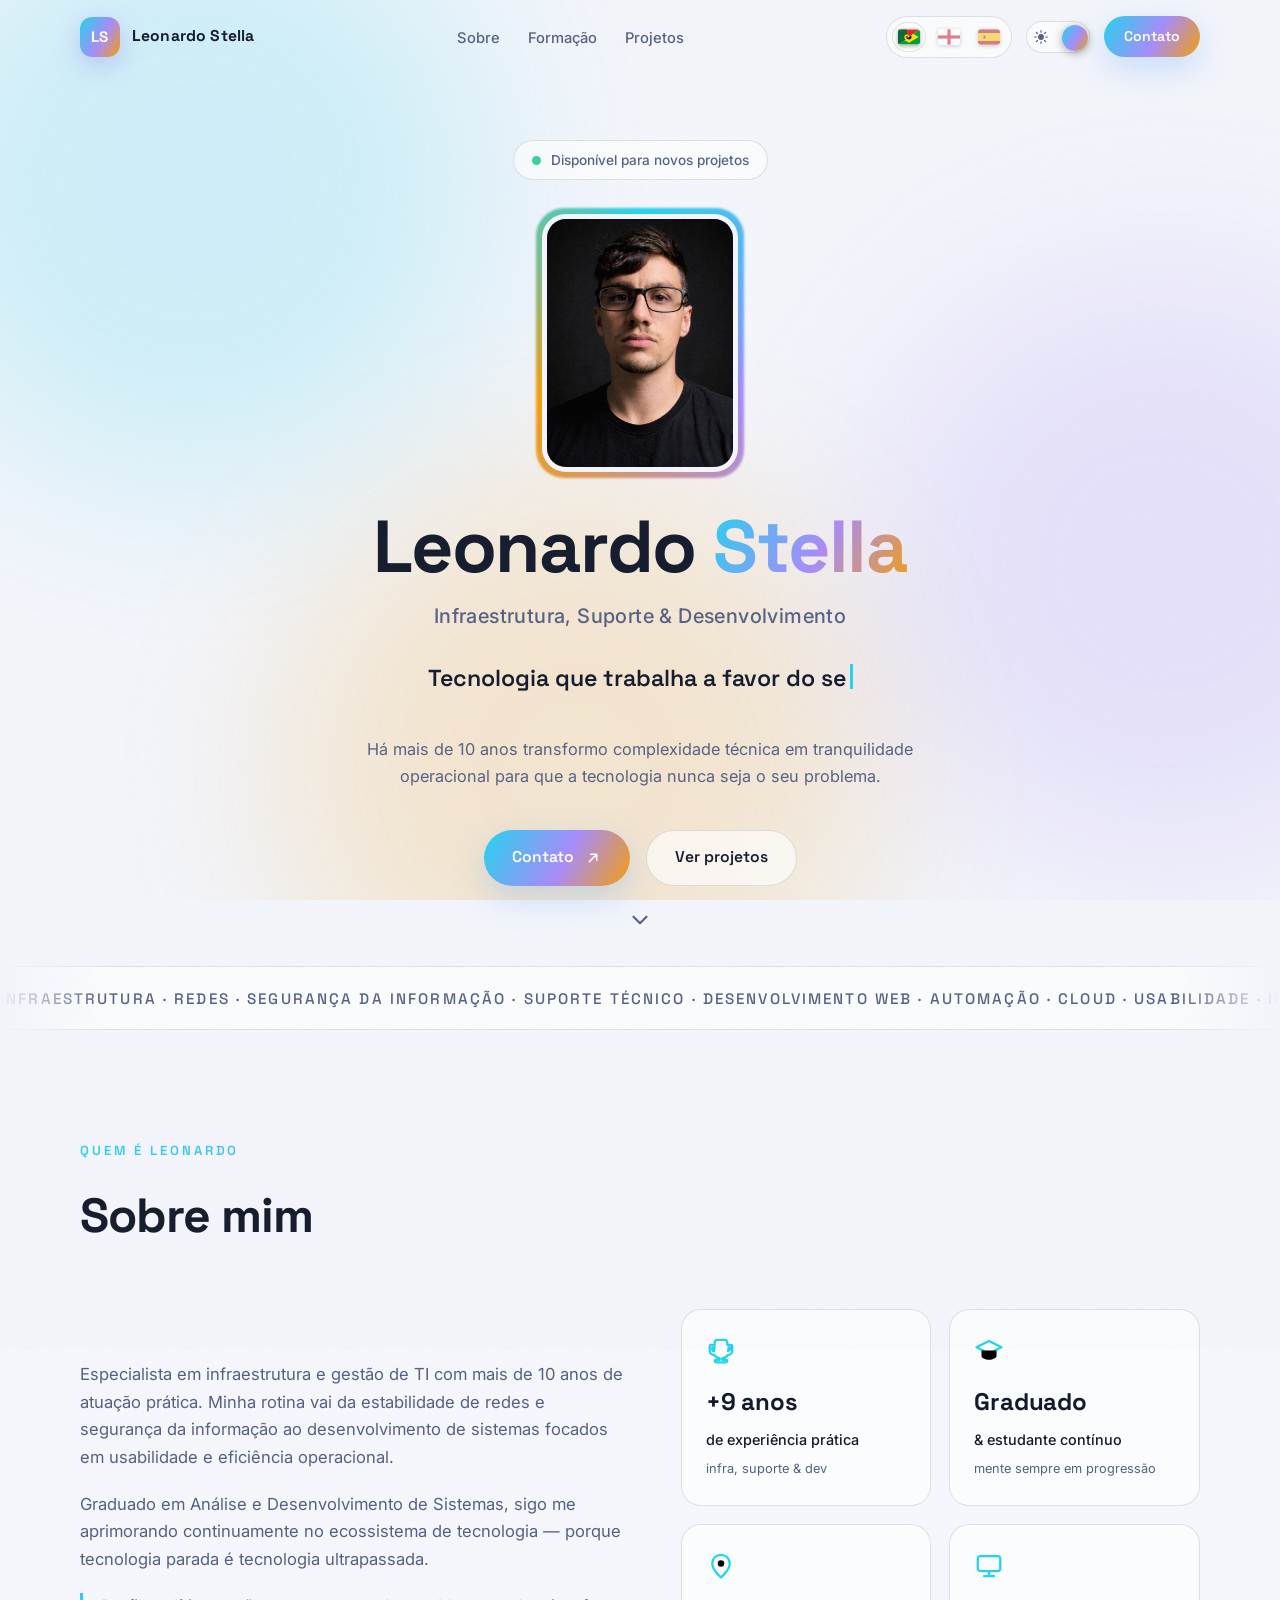
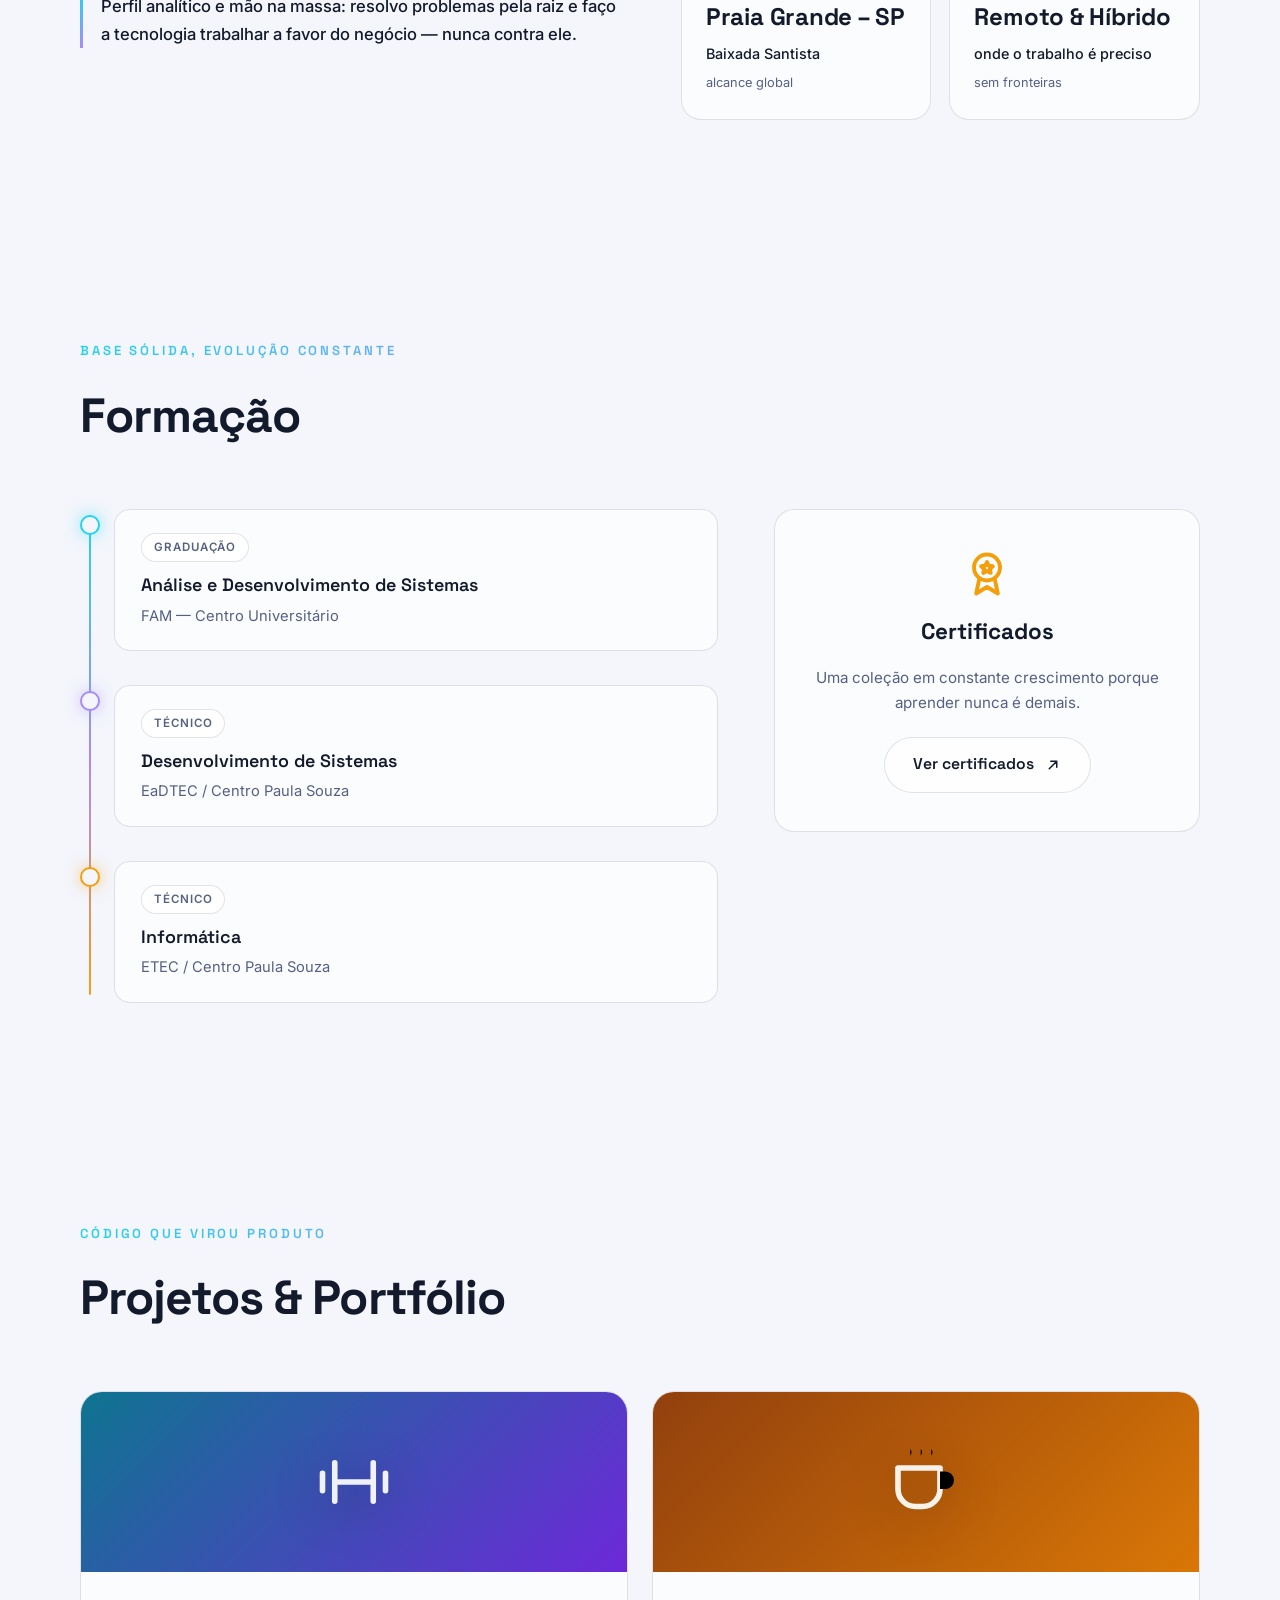
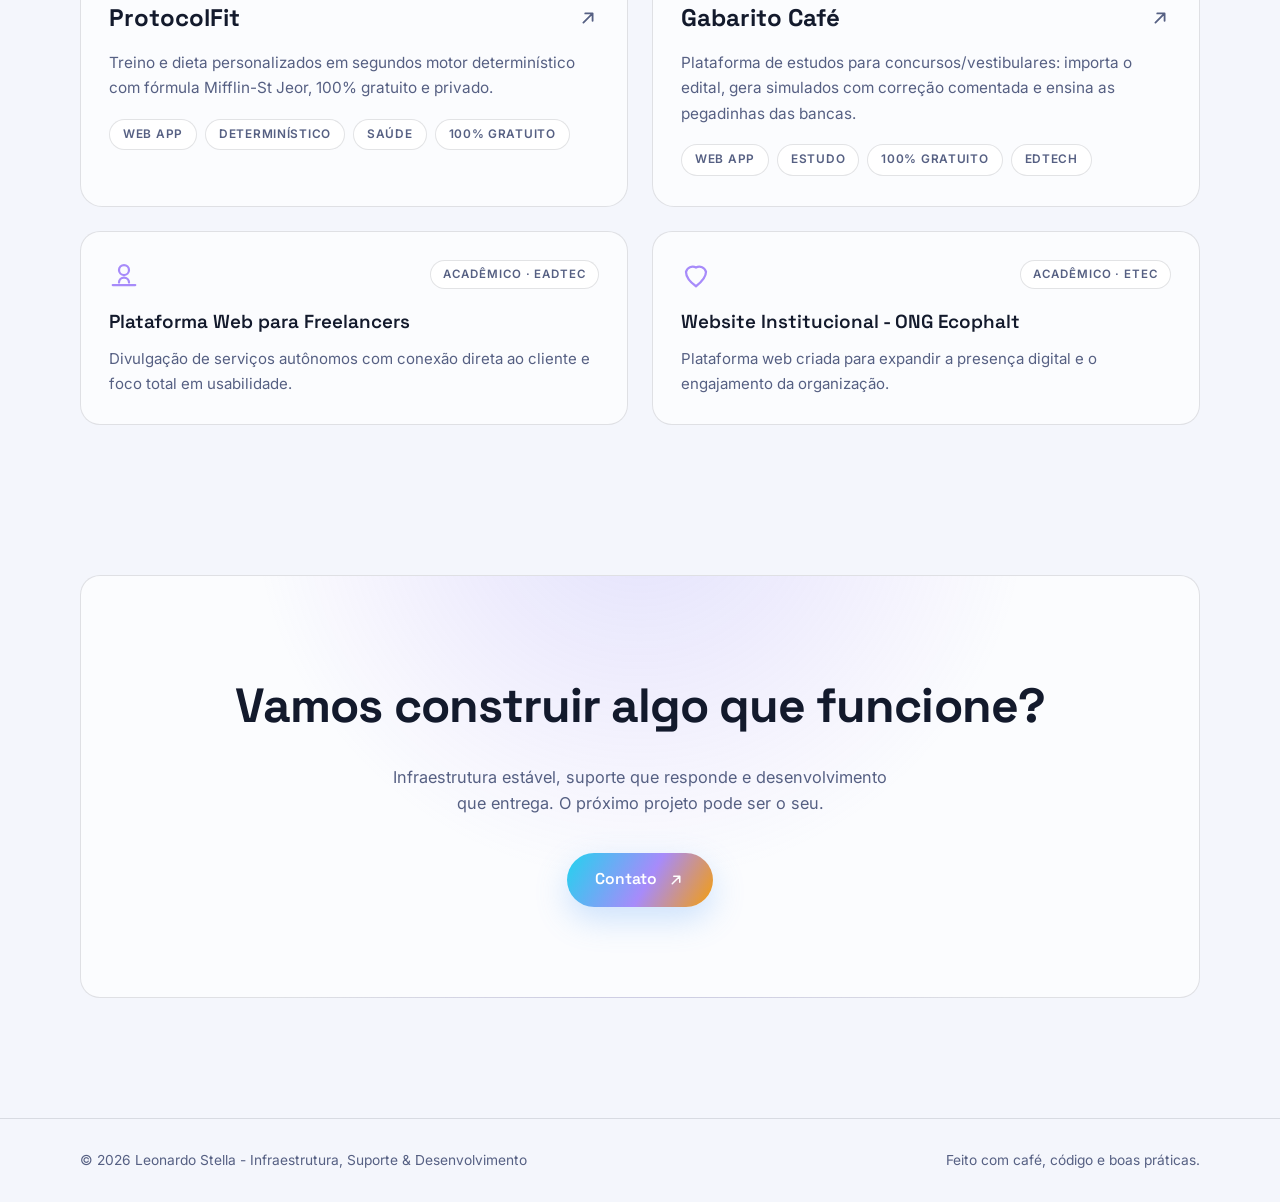
<file: index.html>
<!DOCTYPE html>
<!-- TEAM_001: Portfólio inicial de Leonardo Stella — HTML semântico, sem dependências de build -->
<html lang="pt-BR" data-tema="escuro">
<head>
  <!-- Metadados essenciais: charset e viewport sempre primeiro -->
  <meta charset="UTF-8">
  <meta name="viewport" content="width=device-width, initial-scale=1.0">

  <!-- Título e descrição para SEO e compartilhamento -->
  <title>Leonardo Stella | Infraestrutura, Suporte &amp; Desenvolvimento</title>
  <meta name="description" content="Especialista em infraestrutura e gestão de TI com mais de 10 anos de atuação prática - da estabilidade de redes ao desenvolvimento de sistemas que funcionam de verdade.">
  <meta name="author" content="Leonardo Stella">
  <!-- Cor da barra do navegador no mobile (acompanha o tema escuro padrão) -->
  <meta name="theme-color" content="#070a12" media="(prefers-color-scheme: dark)">
  <meta name="theme-color" content="#f4f6fc" media="(prefers-color-scheme: light)">

  <!-- Open Graph: pré-visualização ao compartilhar o link -->
  <meta property="og:type" content="website">
  <meta property="og:title" content="Leonardo Stella | Infraestrutura, Suporte &amp; Desenvolvimento">
  <meta property="og:description" content="Tecnologia que trabalha a favor do seu negócio. Infraestrutura, suporte e desenvolvimento com mais de 10 anos de prática.">
  <meta property="og:image" content="https://leostella97.github.io/img/3x4-26.jpg">
  <meta property="og:url" content="https://leostella97.github.io/">

  <!-- Ícone do site (monograma LS em SVG) -->
  <link rel="icon" type="image/svg+xml" href="favicon.svg">

  <!-- Pré-conexão com os servidores de fonte para acelerar o carregamento -->
  <link rel="preconnect" href="https://fonts.googleapis.com">
  <link rel="preconnect" href="https://fonts.gstatic.com" crossorigin>

  <!-- Fontes: Space Grotesk (títulos, autoridade técnica) + Inter (texto, legibilidade) -->
  <link href="https://fonts.googleapis.com/css2?family=Inter:wght@400;500;600&family=Space+Grotesk:wght@500;600;700&display=swap" rel="stylesheet">

  <!-- Folha de estilos principal -->
  <link rel="stylesheet" href="css/style.css">

  <!-- Script inline: define o tema ANTES da pintura para evitar flash de tema errado -->
  <script>
    // TEAM_001: aplica o tema salvo ou a preferência do sistema antes do primeiro paint
    (function () {
      var temaSalvo = localStorage.getItem('tema');            // lê a escolha anterior do visitante
      var prefereClaro = matchMedia('(prefers-color-scheme: light)').matches; // lê a preferência do sistema
      var tema = temaSalvo || (prefereClaro ? 'claro' : 'escuro'); // decide o tema inicial
      document.documentElement.dataset.tema = tema;            // aplica no <html> antes do CSS pintar
    })();
  </script>
</head>
<body>

  <!-- Barra de progresso de leitura no topo da página -->
  <div class="progresso-leitura" aria-hidden="true"></div>

  <!-- Fundo aurora: três manchas de cor desfocadas que flutuam suavemente -->
  <div class="aurora" aria-hidden="true">
    <div class="aurora__mancha aurora__mancha--1"></div>
    <div class="aurora__mancha aurora__mancha--2"></div>
    <div class="aurora__mancha aurora__mancha--3"></div>
  </div>

  <!-- Textura de grão sutil sobre tudo (efeito filme) -->
  <div class="grao" aria-hidden="true"></div>

  <!-- ===================== CABEÇALHO / NAVEGAÇÃO ===================== -->
  <header class="cabecalho" id="topo">
    <nav class="navegacao container" aria-label="Navegação principal">

      <!-- Logotipo: monograma que rola de volta ao topo -->
      <a href="#topo" class="navegacao__logo" aria-label="Voltar ao topo">
        <span class="navegacao__monograma">LS</span>
        <span class="navegacao__nome">Leonardo Stella</span>
      </a>

      <!-- Links de navegação entre as seções -->
      <ul class="navegacao__links">
        <li><a href="#sobre" data-i18n="nav.sobre">Sobre</a></li>
        <li><a href="#formacao" data-i18n="nav.formacao">Formação</a></li>
        <li><a href="#projetos" data-i18n="nav.projetos">Projetos</a></li>
      </ul>

      <!-- Controles da direita: idiomas, tema e CTA -->
      <div class="navegacao__controles">

        <!-- Seletor de idioma: três bandeiras SVG inline -->
        <div class="idiomas" role="group" aria-label="Selecionar idioma">

          <!-- Português: metade Portugal (esquerda) + metade Brasil (direita) -->
          <button class="idiomas__botao" data-idioma="pt" aria-label="Português" title="Português">
            <svg viewBox="0 0 28 20" class="idiomas__bandeira" aria-hidden="true">
              <defs>
                <clipPath id="flg-pt"><rect width="28" height="20" rx="3"/></clipPath>
                <!-- Corte na diagonal ascendente: triângulo sup-esq = Portugal, inf-dir = Brasil -->
                <clipPath id="flg-pt-sup"><polygon points="0,0 28,0 0,20"/></clipPath>
                <clipPath id="flg-pt-inf"><polygon points="28,0 28,20 0,20"/></clipPath>
              </defs>
              <g clip-path="url(#flg-pt)">
                <g clip-path="url(#flg-pt-sup)">
                  <rect width="28" height="20" fill="#da291c"/>            <!-- campo vermelho de Portugal -->
                  <rect width="11.2" height="20" fill="#046a38"/>          <!-- faixa verde de Portugal -->
                  <circle cx="11.2" cy="10" r="3.2" fill="#ffe900"/>       <!-- escudo amarelo simplificado -->
                  <circle cx="11.2" cy="10" r="1.7" fill="#da291c"/>       <!-- centro do escudo -->
                </g>
                <g clip-path="url(#flg-pt-inf)">
                  <rect width="28" height="20" fill="#009c3b"/>            <!-- campo verde do Brasil -->
                  <path d="M14 2.6 26.4 10 14 17.4 1.6 10Z" fill="#ffdf00"/> <!-- losango amarelo -->
                  <circle cx="14" cy="10" r="3.2" fill="#002776"/>         <!-- círculo azul do Brasil -->
                </g>
              </g>
            </svg>
          </button>

          <!-- Inglês: bandeira da Inglaterra (cruz de São Jorge) -->
          <button class="idiomas__botao" data-idioma="en" aria-label="English" title="English">
            <svg viewBox="0 0 28 20" class="idiomas__bandeira" aria-hidden="true">
              <defs><clipPath id="flg-en"><rect width="28" height="20" rx="3"/></clipPath></defs>
              <g clip-path="url(#flg-en)">
                <rect width="28" height="20" fill="#ffffff"/>            <!-- fundo branco -->
                <rect x="12" width="4" height="20" fill="#ce1124"/>      <!-- braço vertical da cruz -->
                <rect y="8" width="28" height="4" fill="#ce1124"/>       <!-- braço horizontal da cruz -->
              </g>
            </svg>
          </button>

          <!-- Espanhol: bandeira da Espanha (vermelho-amarelo-vermelho) -->
          <button class="idiomas__botao" data-idioma="es" aria-label="Español" title="Español">
            <svg viewBox="0 0 28 20" class="idiomas__bandeira" aria-hidden="true">
              <defs><clipPath id="flg-es"><rect width="28" height="20" rx="3"/></clipPath></defs>
              <g clip-path="url(#flg-es)">
                <rect width="28" height="20" fill="#aa151b"/>            <!-- base vermelha -->
                <rect y="5" width="28" height="10" fill="#f1bf00"/>      <!-- faixa central amarela (dobro) -->
                <rect x="7" y="8" width="2.4" height="4" rx=".5" fill="#aa151b"/> <!-- brasão simplificado -->
              </g>
            </svg>
          </button>
        </div>

        <!-- Interruptor de tema claro/escuro -->
        <button class="tema-interruptor" aria-label="Alternar tema claro/escuro" data-i18n-aria="ui.tema">
          <span class="tema-interruptor__trilho">
            <!-- Ícone de sol (tema claro) -->
            <svg class="tema-interruptor__icone tema-interruptor__icone--sol" viewBox="0 0 24 24" aria-hidden="true">
              <circle cx="12" cy="12" r="4.4" fill="currentColor"/>
              <g stroke="currentColor" stroke-width="1.8" stroke-linecap="round">
                <path d="M12 2.5v2.4M12 19.1v2.4M2.5 12h2.4M19.1 12h2.4M5 5l1.7 1.7M17.3 17.3 19 19M19 5l-1.7 1.7M6.7 17.3 5 19"/>
              </g>
            </svg>
            <!-- Ícone de lua (tema escuro) -->
            <svg class="tema-interruptor__icone tema-interruptor__icone--lua" viewBox="0 0 24 24" aria-hidden="true">
              <path fill="currentColor" d="M20.6 14.8A8.6 8.6 0 0 1 9.2 3.4a8.6 8.6 0 1 0 11.4 11.4Z"/>
            </svg>
            <span class="tema-interruptor__botao"></span>
          </span>
        </button>

        <!-- CTA principal da navegação -->
        <a class="botao botao--primario botao--pequeno" href="https://linktr.ee/leostella97" target="_blank" rel="noopener" data-i18n="nav.contato">Contato</a>
      </div>
    </nav>
  </header>

  <main>
    <!-- ===================== HERO ===================== -->
    <section class="hero container" aria-label="Apresentação">

      <!-- Selo de disponibilidade com ponto pulsante -->
      <p class="hero__selo revelar">
        <span class="hero__pulso" aria-hidden="true"></span>
        <span data-i18n="hero.selo">Disponível para novos projetos</span>
      </p>

      <!-- Foto central com anel de gradiente animado -->
      <div class="hero__moldura revelar">
        <div class="hero__anel" aria-hidden="true"></div>
        <img class="hero__foto" src="img/3x4-26.jpg" alt="Foto de Leonardo Stella" width="200" height="267" fetchpriority="high">
      </div>

      <!-- Nome em destaque com gradiente no sobrenome -->
      <h1 class="hero__titulo revelar">
        Leonardo <span class="texto-gradiente">Stella</span>
      </h1>

      <!-- Função principal -->
      <p class="hero__funcao revelar" data-i18n="hero.funcao">Infraestrutura, Suporte &amp; Desenvolvimento</p>

      <!-- Frase rotativa digitada/apagada em loop -->
      <p class="hero__digitacao revelar" aria-hidden="true">
        <span id="texto-digitado"></span><span class="hero__cursor" aria-hidden="true"></span>
      </p>

      <!-- Parágrafo de apoio persuasivo -->
      <p class="hero__texto revelar" data-i18n="hero.texto">
        Há mais de 10 anos transformo complexidade técnica em tranquilidade operacional 
        para que a tecnologia nunca seja o seu problema.
      </p>

      <!-- Chamadas para ação -->
      <div class="hero__acoes revelar">
        <a class="botao botao--primario botao--magnetico" href="https://linktr.ee/leostella97" target="_blank" rel="noopener">
          <span data-i18n="hero.cta">Contato</span>
          <svg viewBox="0 0 24 24" class="botao__icone" aria-hidden="true"><path fill="none" stroke="currentColor" stroke-width="2" stroke-linecap="round" stroke-linejoin="round" d="M7 17 17 7M9 7h8v8"/></svg>
        </a>
        <a class="botao botao--fantasma" href="#projetos" data-i18n="hero.cta2">Ver projetos</a>
      </div>

      <!-- Indicador de rolagem -->
      <a class="hero__rolagem" href="#sobre" aria-label="Rolar para a próxima seção" data-i18n-aria="ui.rolagem">
        <svg viewBox="0 0 24 24" aria-hidden="true"><path fill="none" stroke="currentColor" stroke-width="2" stroke-linecap="round" stroke-linejoin="round" d="m6 9 6 6 6-6"/></svg>
      </a>
    </section>

    <!-- Faixa em movimento com as áreas de atuação -->
    <div class="letreiro" aria-hidden="true">
      <div class="letreiro__trilho">
        <!-- O conteúdo é duplicado pelo JS para o loop infinito -->
        <span class="letreiro__item" data-i18n="letreiro">Infraestrutura · Redes · Segurança da Informação · Suporte Técnico · Desenvolvimento Web · Automação · Cloud · Usabilidade ·&nbsp;</span>
      </div>
    </div>

    <!-- ===================== SOBRE MIM ===================== -->
    <section class="secao container" id="sobre" aria-labelledby="titulo-sobre">
      <p class="secao__kicker revelar" data-i18n="sobre.kicker">Quem é Leonardo</p>
      <h2 class="secao__titulo revelar" id="titulo-sobre" data-i18n="sobre.titulo">Sobre mim</h2>

      <div class="sobre__grade">
        <!-- Texto persuasivo em primeira pessoa -->
        <div class="sobre__texto revelar">
          <p data-i18n="sobre.p1">Especialista em infraestrutura e gestão de TI com mais de 10 anos de atuação prática. Minha rotina vai da estabilidade de redes e segurança da informação ao desenvolvimento de sistemas focados em usabilidade e eficiência operacional.</p>
          <p data-i18n="sobre.p2">Graduado em Análise e Desenvolvimento de Sistemas, sigo me aprimorando continuamente no ecossistema de tecnologia — porque tecnologia parada é tecnologia ultrapassada.</p>
          <p class="sobre__destaque" data-i18n="sobre.p3">Perfil analítico e mão na massa: resolvo problemas pela raiz e faço a tecnologia trabalhar a favor do negócio — nunca contra ele.</p>
        </div>

        <!-- Grade de cartões-visuais com os fatos-chave -->
        <div class="cartoes">

          <!-- Cartão 1: anos de experiência (contador animado) -->
          <article class="cartao revelar">
            <svg class="cartao__icone" viewBox="0 0 24 24" aria-hidden="true"><path fill="none" stroke="currentColor" stroke-width="1.8" stroke-linecap="round" stroke-linejoin="round" d="M20 7h-3V5a2 2 0 0 0-2-2H9a2 2 0 0 0-2 2v2H4a1 1 0 0 0-1 1v4a3 3 0 0 0 3 3h.5A6 6 0 0 0 11 17.9V19H8a1 1 0 0 0 0 2h8a1 1 0 0 0 0-2h-3v-1.1a6 6 0 0 0 4.5-2.9H18a3 3 0 0 0 3-3V8a1 1 0 0 0-1-1ZM5 9v2a1 1 0 0 0 1 1h.6A6 6 0 0 1 7 9Zm14 2a1 1 0 0 0 1-1V9h-2a6 6 0 0 1-.4 3Z"/></svg>
            <strong class="cartao__valor"><span>+</span><span class="contador" data-alvo="10">0</span> <span data-i18n="sobre.cartao1v">anos</span></strong>
            <span class="cartao__rotulo" data-i18n="sobre.cartao1r">de experiência prática</span>
            <span class="cartao__sub" data-i18n="sobre.cartao1s">infra, suporte &amp; dev</span>
          </article>

          <!-- Cartão 2: graduação + estudo contínuo -->
          <article class="cartao revelar">
            <svg class="cartao__icone" viewBox="0 0 24 24" aria-hidden="true"><path fill="none" stroke="currentColor" stroke-width="1.8" stroke-linecap="round" stroke-linejoin="round" d="m12 4 10 5-10 5L2 9Z"/><path d="M6 11.5V16c0 1.5 2.7 3 6 3s6-1.5 6-3v-4.5M22 9v5"/></svg>
            <strong class="cartao__valor" data-i18n="sobre.cartao2v">Graduado</strong>
            <span class="cartao__rotulo" data-i18n="sobre.cartao2r">&amp; estudante contínuo</span>
            <span class="cartao__sub" data-i18n="sobre.cartao2s">mente sempre em progressão</span>
          </article>

          <!-- Cartão 3: localização -->
          <article class="cartao revelar">
            <svg class="cartao__icone" viewBox="0 0 24 24" aria-hidden="true"><path fill="none" stroke="currentColor" stroke-width="1.8" stroke-linecap="round" stroke-linejoin="round" d="M12 21s-7-5.6-7-11a7 7 0 0 1 14 0c0 5.4-7 11-7 11Z"/><circle cx="12" cy="10" r="2.6"/></svg>
            <strong class="cartao__valor" data-i18n="sobre.cartao3v">Praia Grande – SP</strong>
            <span class="cartao__rotulo" data-i18n="sobre.cartao3r">Baixada Santista</span>
            <span class="cartao__sub" data-i18n="sobre.cartao3s">alcance global</span>
          </article>

          <!-- Cartão 4: modelo de trabalho -->
          <article class="cartao revelar">
            <svg class="cartao__icone" viewBox="0 0 24 24" aria-hidden="true"><rect x="3" y="4" width="18" height="12" rx="2" fill="none" stroke="currentColor" stroke-width="1.8"/><path fill="none" stroke="currentColor" stroke-width="1.8" stroke-linecap="round" d="M8 20h8M12 16v4"/></svg>
            <strong class="cartao__valor" data-i18n="sobre.cartao4v">Remoto &amp; Híbrido</strong>
            <span class="cartao__rotulo" data-i18n="sobre.cartao4r">onde o trabalho é preciso</span>
            <span class="cartao__sub" data-i18n="sobre.cartao4s">sem fronteiras</span>
          </article>
        </div>
      </div>
    </section>

    <!-- ===================== FORMAÇÃO ===================== -->
    <section class="secao container" id="formacao" aria-labelledby="titulo-formacao">
      <p class="secao__kicker revelar" data-i18n="formacao.kicker">Base sólida, evolução constante</p>
      <h2 class="secao__titulo revelar" id="titulo-formacao" data-i18n="formacao.titulo">Formação</h2>

      <div class="formacao__grade">
        <!-- Linha do tempo com os três diplomas -->
        <ol class="linha-tempo">
          <li class="linha-tempo__item revelar">
            <span class="linha-tempo__marcador" aria-hidden="true"></span>
            <div class="linha-tempo__corpo">
              <span class="etiqueta" data-i18n="formacao.tag1">Graduação</span>
              <h3 data-i18n="formacao.item1t">Análise e Desenvolvimento de Sistemas</h3>
              <p data-i18n="formacao.item1i">FAM — Centro Universitário</p>
            </div>
          </li>
          <li class="linha-tempo__item revelar">
            <span class="linha-tempo__marcador" aria-hidden="true"></span>
            <div class="linha-tempo__corpo">
              <span class="etiqueta" data-i18n="formacao.tag2">Técnico</span>
              <h3 data-i18n="formacao.item2t">Desenvolvimento de Sistemas</h3>
              <p data-i18n="formacao.item2i">EaDTEC / Centro Paula Souza</p>
            </div>
          </li>
          <li class="linha-tempo__item revelar">
            <span class="linha-tempo__marcador" aria-hidden="true"></span>
            <div class="linha-tempo__corpo">
              <span class="etiqueta" data-i18n="formacao.tag2">Técnico</span>
              <h3 data-i18n="formacao.item3t">Informática</h3>
              <p data-i18n="formacao.item3i">ETEC / Centro Paula Souza</p>
            </div>
          </li>
        </ol>

        <!-- Cartão lateral de certificados com link para o Drive -->
        <aside class="certificados revelar">
          <svg class="certificados__icone" viewBox="0 0 24 24" aria-hidden="true">
            <circle cx="12" cy="9" r="6" fill="none" stroke="currentColor" stroke-width="1.8"/>
            <path fill="none" stroke="currentColor" stroke-width="1.8" stroke-linecap="round" stroke-linejoin="round" d="m8.5 14-1.5 7 5-3 5 3-1.5-7M12 6.5l.8 1.7 1.9.2-1.4 1.3.4 1.8-1.7-.9-1.7.9.4-1.8-1.4-1.3 1.9-.2Z"/>
          </svg>
          <h3 data-i18n="formacao.certt">Certificados</h3>
          <p data-i18n="formacao.certd">Uma coleção em constante crescimento porque aprender nunca é demais.</p>
          <a class="botao botao--fantasma" href="https://drive.google.com/drive/folders/1-4ixvi_wSGiB8QWS9Svn0shPSrWU8JQK?usp=sharing" target="_blank" rel="noopener">
            <span data-i18n="formacao.certb">Ver certificados</span>
            <svg viewBox="0 0 24 24" class="botao__icone" aria-hidden="true"><path fill="none" stroke="currentColor" stroke-width="2" stroke-linecap="round" stroke-linejoin="round" d="M7 17 17 7M9 7h8v8"/></svg>
          </a>
        </aside>
      </div>
    </section>

    <!-- ===================== PROJETOS ===================== -->
    <section class="secao container" id="projetos" aria-labelledby="titulo-projetos">
      <p class="secao__kicker revelar" data-i18n="projetos.kicker">Código que virou produto</p>
      <h2 class="secao__titulo revelar" id="titulo-projetos" data-i18n="projetos.titulo">Projetos &amp; Portfólio</h2>

      <!-- Dois projetos em destaque (links reais e publicados) -->
      <div class="projetos__destaques">

        <!-- ProtocolFit -->
        <a class="projeto projeto--fit revelar" href="https://leostella97.github.io/ProtocolFit" target="_blank" rel="noopener">
          <div class="projeto__vitrine" aria-hidden="true">
            <svg class="projeto__glifo" viewBox="0 0 24 24"><path fill="none" stroke="currentColor" stroke-width="1.6" stroke-linecap="round" stroke-linejoin="round" d="M6.5 6.5v11M17.5 6.5v11M3 9.5v5M21 9.5v5M6.5 12h11"/></svg>
          </div>
          <div class="projeto__corpo">
            <div class="projeto__cabeca">
              <h3>ProtocolFit</h3>
              <svg class="projeto__seta" viewBox="0 0 24 24" aria-hidden="true"><path fill="none" stroke="currentColor" stroke-width="2" stroke-linecap="round" stroke-linejoin="round" d="M7 17 17 7M9 7h8v8"/></svg>
            </div>
            <p data-i18n="projetos.fit">Treino e dieta personalizados em segundos motor determinístico com fórmula Mifflin-St Jeor, 100% gratuito e privado.</p>
            <ul class="projeto__etiquetas">
              <li>Web App</li><li data-i18n="projetos.fitTag2">Determinístico</li><li data-i18n="projetos.fitTagSaude">Saúde</li><li data-i18n="projetos.fitTag3">100% Gratuito</li>
            </ul>
          </div>
        </a>

        <!-- Gabarito Café -->
        <a class="projeto projeto--cafe revelar" href="https://leostella97.github.io/GabaritoCafe/" target="_blank" rel="noopener">
          <div class="projeto__vitrine" aria-hidden="true">
            <svg class="projeto__glifo" viewBox="0 0 24 24"><path fill="none" stroke="currentColor" stroke-width="1.6" stroke-linecap="round" stroke-linejoin="round" d="M4 8h12v6a5 5 0 0 1-5 5H9a5 5 0 0 1-5-5Z"/><path d="M16 9h1.5a2.5 2.5 0 0 1 0 5H16M7.5 4.5c.5-.8.5-1.2 0-2M10.5 4.5c.5-.8.5-1.2 0-2M13.5 4.5c.5-.8.5-1.2 0-2"/></svg>
          </div>
          <div class="projeto__corpo">
            <div class="projeto__cabeca">
              <h3>Gabarito Café</h3>
              <svg class="projeto__seta" viewBox="0 0 24 24" aria-hidden="true"><path fill="none" stroke="currentColor" stroke-width="2" stroke-linecap="round" stroke-linejoin="round" d="M7 17 17 7M9 7h8v8"/></svg>
            </div>
            <p data-i18n="projetos.cafe">Plataforma de estudos para concursos/vestibulares: importa o edital, gera simulados com correção comentada e ensina as pegadinhas das bancas.</p>
            <ul class="projeto__etiquetas">
              <li>Web App</li><li data-i18n="projetos.cafeTag2">Estudo</li><li data-i18n="projetos.cafeTag3">100% Gratuito</li><li>EdTech</li>
            </ul>
          </div>
        </a>
      </div>

      <!-- Dois projetos acadêmicos em cartões menores -->
      <div class="projetos__secundarios">

        <!-- Plataforma Web para Freelancers -->
        <article class="mini-cartao revelar">
          <div class="mini-cartao__cabeca">
            <svg class="mini-cartao__icone" viewBox="0 0 24 24" aria-hidden="true"><path fill="none" stroke="currentColor" stroke-width="1.8" stroke-linecap="round" stroke-linejoin="round" d="M16 18a4 4 0 0 0-8 0M12 12a4 4 0 1 0 0-8 4 4 0 0 0 0 8ZM3 20h18"/></svg>
            <span class="etiqueta" data-i18n="projetos.tagAcad1">Acadêmico · EaDTEC</span>
          </div>
          <h3 data-i18n="projetos.freeT">Plataforma Web para Freelancers</h3>
          <p data-i18n="projetos.freeD">Divulgação de serviços autônomos com conexão direta ao cliente e foco total em usabilidade.</p>
        </article>

        <!-- Website Institucional ONG Ecophalt -->
        <article class="mini-cartao revelar">
          <div class="mini-cartao__cabeca">
            <svg class="mini-cartao__icone" viewBox="0 0 24 24" aria-hidden="true"><path fill="none" stroke="currentColor" stroke-width="1.8" stroke-linecap="round" stroke-linejoin="round" d="M12 21c4-3 8-7.2 8-11.5A5.5 5.5 0 0 0 12 6a5.5 5.5 0 0 0-8 3.5C4 13.8 8 18 12 21Z"/></svg>
            <span class="etiqueta" data-i18n="projetos.tagAcad2">Acadêmico · ETEC</span>
          </div>
          <h3 data-i18n="projetos.ecoT">Website Institucional - ONG Ecophalt</h3>
          <p data-i18n="projetos.ecoD">Plataforma web criada para expandir a presença digital e o engajamento da organização.</p>
        </article>
      </div>
    </section>

    <!-- ===================== CTA FINAL ===================== -->
    <section class="cta-final container" aria-labelledby="titulo-cta">
      <div class="cta-final__caixa revelar">
        <h2 id="titulo-cta" data-i18n="cta.titulo">Vamos construir algo que funcione?</h2>
        <p data-i18n="cta.texto">Infraestrutura estável, suporte que responde e desenvolvimento que entrega. O próximo projeto pode ser o seu.</p>
        <a class="botao botao--primario botao--magnetico" href="https://linktr.ee/leostella97" target="_blank" rel="noopener">
          <span data-i18n="cta.botao">Contato</span>
          <svg viewBox="0 0 24 24" class="botao__icone" aria-hidden="true"><path fill="none" stroke="currentColor" stroke-width="2" stroke-linecap="round" stroke-linejoin="round" d="M7 17 17 7M9 7h8v8"/></svg>
        </a>
      </div>
    </section>
  </main>

  <!-- ===================== RODAPÉ ===================== -->
  <footer class="rodape">
    <div class="container rodape__linha">
      <p>© 2026 Leonardo Stella - <span data-i18n="rodape.funcao">Infraestrutura, Suporte &amp; Desenvolvimento</span></p>
      <p class="rodape__assinatura" data-i18n="rodape.feito">Feito com café, código e boas práticas.</p>
    </div>
  </footer>

  <!-- Script principal: tema, idiomas e efeitos (defer para não bloquear o render) -->
  <script src="js/main.js" defer></script>
</body>
</html>
</file>
<file: css/style.css>
/* ==========================================================================
   TEAM_001: Folha de estilos do portfólio — temas, layout, efeitos e responsivo
   ========================================================================== */

/* ---------- Variáveis de design (tema escuro é o padrão) ---------- */
:root {
  /* Fontes tipográficas */
  --fonte-titulo: "Space Grotesk", "Inter", system-ui, sans-serif; /* títulos com personalidade técnica */
  --fonte-corpo: "Inter", system-ui, -apple-system, sans-serif;    /* texto corrido legível */

  /* Cores de destaque: ciano + violeta dão a assinatura, âmbar aquece */
  --a1: #22d3ee;
  --a2: #a78bfa;
  --a3: #f59e0b;

  /* Gradiente principal usado em títulos, botões e anéis */
  --gradiente: linear-gradient(120deg, var(--a1), var(--a2) 55%, var(--a3));

  /* Paleta do tema escuro */
  --fundo: #070a12;                       /* fundo principal quase-preto azulado */
  --fundo-2: #0b101d;                     /* fundo alternativo para seções */
  --texto: #e9edf7;                       /* texto principal */
  --texto-suave: #98a2bd;                 /* texto secundário */
  --borda: rgba(255, 255, 255, 0.09);     /* bordas sutis de vidro */
  --vidro: rgba(255, 255, 255, 0.04);     /* preenchimento dos cartões */
  --vidro-forte: rgba(255, 255, 255, 0.07);
  --sombra: 0 24px 60px rgba(0, 0, 0, 0.45);        /* sombra de elevação */
  --cabecalho-fundo: rgba(7, 10, 18, 0.72);          /* fundo do cabeçalho ao rolar */
  --anel-foto: rgba(7, 10, 18, 1);                   /* cor atrás da foto no anel */
}

/* ---------- Sobrescritas do tema claro ---------- */
[data-tema="claro"] {
  --fundo: #f4f6fc;                       /* fundo papel claro */
  --fundo-2: #eceff8;
  --texto: #131a2c;                       /* tinta escura */
  --texto-suave: #566083;                 /* cinza-azulado para secundários */
  --borda: rgba(19, 26, 44, 0.12);
  --vidro: rgba(255, 255, 255, 0.66);
  --vidro-forte: rgba(255, 255, 255, 0.9);
  --sombra: 0 24px 60px rgba(31, 45, 90, 0.14);
  --cabecalho-fundo: rgba(244, 246, 252, 0.78);
  --anel-foto: #f4f6fc;
}

/* ---------- Reset e base ---------- */
*,
*::before,
*::after {
  box-sizing: border-box;                 /* modelo de caixa previsível */
  margin: 0;                              /* zera margens padrão */
  padding: 0;                             /* zera espaçamentos padrão */
}

html {
  scroll-behavior: smooth;                /* rolagem suave entre âncoras */
  scroll-padding-top: 96px;               /* compensa o cabeçalho fixo nas âncoras */
}

body {
  font-family: var(--fonte-corpo);        /* fonte do texto corrido */
  background: var(--fundo);               /* cor de fundo do tema */
  color: var(--texto);                    /* cor do texto do tema */
  line-height: 1.65;                      /* altura de linha confortável */
  overflow-x: hidden;                     /* impede rolagem lateral dos efeitos */
  transition: background-color 0.4s ease, color 0.4s ease; /* transição suave ao trocar de tema */
}

img { display: block; max-width: 100%; }  /* imagens sempre responsivas */
a   { color: inherit; text-decoration: none; } /* links herdam a cor do texto */
ul, ol { list-style: none; }              /* listas sem marcadores padrão */

::selection {
  background: var(--a2);                  /* seleção de texto em violeta */
  color: #fff;
}

/* Barra de rolagem personalizada e discreta */
::-webkit-scrollbar { width: 10px; }
::-webkit-scrollbar-track { background: var(--fundo); }
::-webkit-scrollbar-thumb {
  background: linear-gradient(var(--a1), var(--a2)); /* polegar em gradiente */
  border-radius: 8px;
  border: 2px solid var(--fundo);
}

/* ---------- Utilitários ---------- */
.container {
  width: min(1120px, 100% - 48px);        /* largura máxima com margem lateral */
  margin-inline: auto;                    /* centraliza horizontalmente */
}

.texto-gradiente {
  background: var(--gradiente);           /* sobrenome com gradiente da marca */
  -webkit-background-clip: text;
  background-clip: text;
  color: transparent;
}

/* Revelação ao rolar: usa a propriedade "translate" (independente de "transform")
   para não brigar com o tilt 3D e os hovers dos cartões */
.revelar {
  opacity: 0;
  translate: 0 26px;                      /* desliza de baixo para cima */
  transition: opacity 0.7s ease, translate 0.7s cubic-bezier(0.22, 1, 0.36, 1);
  transition-delay: var(--atraso, 0s);    /* atraso escalonado definido pelo JS */
}
.revelar.visivel { opacity: 1; translate: 0 0; }

/* ---------- Barra de progresso de leitura ---------- */
.progresso-leitura {
  position: fixed;                        /* presa ao topo da viewport */
  top: 0; left: 0;
  height: 3px; width: 100%;
  background: var(--gradiente);
  transform-origin: 0 50%;                /* cresce a partir da esquerda */
  transform: scaleX(var(--progresso, 0)); /* JS atualiza --progresso conforme a rolagem */
  z-index: 60;
}

/* ---------- Fundo aurora ---------- */
.aurora {
  position: fixed; inset: 0;              /* cobre toda a tela ao fundo */
  z-index: -2;                            /* atrás de todo o conteúdo */
  overflow: hidden;                       /* esconde as bordas das manchas */
}
.aurora__mancha {
  position: absolute;
  width: 46vmax; height: 46vmax;          /* manchas grandes relativas à viewport */
  border-radius: 50%;                     /* formato circular */
  filter: blur(90px);                     /* desfoque pesado = brilho suave */
  opacity: 0.32;                          /* intensidade contida para não cansar */
  animation: flutuar 22s ease-in-out infinite alternate; /* deriva lenta */
}
.aurora__mancha--1 { top: -12%; left: -8%;  background: var(--a1); }
.aurora__mancha--2 { top: 30%;  right: -14%; background: var(--a2); animation-delay: -7s; animation-duration: 26s; }
.aurora__mancha--3 { bottom: -18%; left: 22%; background: var(--a3); opacity: 0.2; animation-delay: -13s; animation-duration: 30s; }

[data-tema="claro"] .aurora__mancha { opacity: 0.18; }    /* mais suave no tema claro */

@keyframes flutuar {
  from { transform: translate(0, 0) scale(1); }
  to   { transform: translate(6vmax, -4vmax) scale(1.15); }
}

/* ---------- Textura de grão ---------- */
.grao {
  position: fixed; inset: -50%;           /* área maior que a tela para cobrir o desfoque */
  z-index: 50;                            /* acima do conteúdo, abaixo dos controles */
  pointer-events: none;                   /* nunca intercepta cliques */
  opacity: 0.05;                          /* bem sutil */
  background-image: url("data:image/svg+xml,%3Csvg xmlns='http://www.w3.org/2000/svg' width='160' height='160'%3E%3Cfilter id='n'%3E%3CfeTurbulence type='fractalNoise' baseFrequency='0.9' numOctaves='2'/%3E%3C/filter%3E%3Crect width='100%25' height='100%25' filter='url(%23n)'/%3E%3C/svg%3E");
}

/* ---------- Cabeçalho ---------- */
.cabecalho {
  position: fixed;                        /* fixo no topo durante a rolagem */
  top: 0; left: 0; right: 0;
  z-index: 40;
  transition: background-color 0.35s ease, border-color 0.35s ease, box-shadow 0.35s ease;
  border-bottom: 1px solid transparent;   /* borda aparece só ao rolar */
}
.cabecalho.rolado {
  background: var(--cabecalho-fundo);     /* vidro fosco após rolar */
  backdrop-filter: blur(14px);            /* desfoca o que passa por trás */
  -webkit-backdrop-filter: blur(14px);
  border-bottom-color: var(--borda);
}

.navegacao {
  display: flex;                          /* logo | links | controles em linha */
  align-items: center;
  justify-content: space-between;
  gap: 20px;
  padding-block: 16px;
}

.navegacao__logo {
  display: flex; align-items: center; gap: 12px;
  font-family: var(--fonte-titulo);
  font-weight: 700;
}
.navegacao__monograma {
  display: grid; place-items: center;
  width: 40px; height: 40px;
  border-radius: 12px;
  background: var(--gradiente);           /* monograma com gradiente da marca */
  color: #fff;
  font-size: 0.95rem;
  letter-spacing: 0.04em;
  box-shadow: 0 8px 24px rgba(139, 124, 246, 0.35);
}
.navegacao__nome { font-size: 0.98rem; letter-spacing: 0.01em; }

.navegacao__links {
  display: flex; gap: 28px;               /* links de seção espaçados */
}
.navegacao__links a {
  position: relative;
  font-size: 0.92rem; font-weight: 500;
  color: var(--texto-suave);
  transition: color 0.25s ease;
}
.navegacao__links a::after {
  content: "";                            /* sublinhado animado */
  position: absolute; left: 0; bottom: -4px;
  width: 100%; height: 2px;
  background: var(--gradiente);
  transform: scaleX(0);                   /* escondido por padrão */
  transform-origin: 0 50%;
  transition: transform 0.3s ease;
}
.navegacao__links a:hover { color: var(--texto); }
.navegacao__links a:hover::after { transform: scaleX(1); }

.navegacao__controles {
  display: flex; align-items: center; gap: 14px;
}

/* Seletor de idiomas */
.idiomas {
  display: flex; gap: 6px;
  padding: 5px;
  border: 1px solid var(--borda);
  border-radius: 999px;
  background: var(--vidro);
}
.idiomas__botao {
  display: grid; place-items: center;
  width: 34px; height: 30px;
  border: 0; border-radius: 999px;
  background: transparent;
  cursor: pointer;
  opacity: 0.55;                          /* idiomas inativos esmaecidos */
  transition: opacity 0.25s ease, background-color 0.25s ease, transform 0.25s ease;
}
.idiomas__botao:hover { opacity: 1; transform: translateY(-1px); }
.idiomas__botao.ativo {
  opacity: 1;
  background: var(--vidro-forte);         /* idioma ativo destacado */
  box-shadow: inset 0 0 0 1px var(--borda);
}
.idiomas__bandeira { width: 22px; height: 16px; border-radius: 3px; box-shadow: 0 1px 4px rgba(0,0,0,.35); }

/* Interruptor de tema */
.tema-interruptor {
  border: 0; background: transparent; cursor: pointer; padding: 0;
}
.tema-interruptor__trilho {
  position: relative;
  display: flex; align-items: center; justify-content: space-between;
  width: 64px; height: 32px;
  padding-inline: 6px;
  border-radius: 999px;
  border: 1px solid var(--borda);
  background: var(--vidro);
}
.tema-interruptor__icone { width: 16px; height: 16px; color: var(--texto-suave); }
.tema-interruptor__botao {
  position: absolute; top: 3px; left: 3px;
  width: 26px; height: 26px;
  border-radius: 50%;
  background: var(--gradiente);           /* bolinha deslizante em gradiente */
  transition: transform 0.35s cubic-bezier(0.22, 1, 0.36, 1);
  box-shadow: 0 2px 10px rgba(0, 0, 0, 0.35);
}
[data-tema="claro"] .tema-interruptor__botao { transform: translateX(32px); } /* desliza no tema claro */

/* ---------- Botões ---------- */
.botao {
  display: inline-flex; align-items: center; gap: 10px;
  padding: 14px 28px;
  border-radius: 999px;                   /* formato pílula */
  font-family: var(--fonte-titulo);
  font-weight: 600; font-size: 0.98rem;
  transition: transform 0.3s cubic-bezier(0.22, 1, 0.36, 1), box-shadow 0.3s ease, border-color 0.3s ease, background-color 0.3s ease;
  will-change: transform;
}
.botao--primario {
  background: var(--gradiente);           /* CTA em gradiente chamativo */
  color: #fff;
  box-shadow: 0 12px 32px rgba(96, 165, 250, 0.3);
}
.botao--primario:hover { transform: translateY(-3px); box-shadow: 0 18px 44px rgba(139, 124, 246, 0.4); }
.botao--fantasma {
  border: 1px solid var(--borda);         /* botão secundário discreto */
  background: var(--vidro);
  color: var(--texto);
}
.botao--fantasma:hover { transform: translateY(-3px); border-color: var(--a2); }
.botao--pequeno { padding: 9px 20px; font-size: 0.88rem; }
.botao__icone { width: 18px; height: 18px; transition: transform 0.3s ease; }
.botao:hover .botao__icone { transform: translate(2px, -2px); } /* seta escapa ao passar o mouse */

/* ---------- Hero ---------- */
.hero {
  min-height: 100svh;                     /* ocupa a primeira dobra inteira */
  display: flex; flex-direction: column;
  align-items: center; justify-content: center;
  text-align: center;
  padding-block: 140px 80px;
  position: relative;
}

.hero__selo {
  display: inline-flex; align-items: center; gap: 10px;
  padding: 8px 18px;
  border: 1px solid var(--borda);
  border-radius: 999px;
  background: var(--vidro);
  font-size: 0.85rem; font-weight: 500;
  color: var(--texto-suave);
  margin-bottom: 34px;
}
.hero__pulso {
  width: 9px; height: 9px; border-radius: 50%;
  background: #34d399;                    /* verde "online/disponível" */
  animation: pulsar 2s ease-in-out infinite;
}
@keyframes pulsar {
  0%, 100% { box-shadow: 0 0 0 0 rgba(52, 211, 153, 0.55); }
  50%      { box-shadow: 0 0 0 8px rgba(52, 211, 153, 0); }
}

/* Moldura da foto com anel de gradiente girando atrás */
.hero__moldura {
  position: relative;
  width: 196px; height: 258px;            /* proporção 3x4 da foto */
  margin-bottom: 36px;
}
.hero__anel {
  position: absolute; inset: -6px;
  border-radius: 28px;
  background: conic-gradient(var(--a1), var(--a2), var(--a3), var(--a1)); /* anel cônico multicolor */
  animation: girar 6s linear infinite;    /* o gradiente gira sem parar */
  filter: blur(1px);
}
.hero__foto {
  position: relative;
  width: 100%; height: 100%;
  object-fit: cover;                      /* preenche a moldura sem distorcer */
  border-radius: 24px;
  border: 5px solid var(--anel-foto);     /* separa a foto do anel animado */
}
@keyframes girar { to { transform: rotate(360deg); } }

.hero__titulo {
  font-family: var(--fonte-titulo);
  font-size: clamp(2.6rem, 7vw, 4.6rem);  /* título fluido */
  font-weight: 700;
  line-height: 1.05;
  letter-spacing: -0.02em;
}

.hero__funcao {
  margin-top: 14px;
  font-size: clamp(1rem, 2.4vw, 1.25rem);
  font-weight: 500;
  color: var(--texto-suave);
  letter-spacing: 0.02em;
}

/* Área da frase digitada */
.hero__digitacao {
  margin-top: 26px;
  min-height: 2.4em;                      /* altura fixa evita saltos de layout */
  font-family: var(--fonte-titulo);
  font-size: clamp(1.05rem, 2.6vw, 1.45rem);
  font-weight: 600;
  color: var(--texto);
}
.hero__cursor {
  display: inline-block;
  width: 3px; height: 1.1em;
  margin-left: 4px;
  vertical-align: -0.15em;
  background: var(--a1);                  /* cursor de digitação ciano */
  animation: piscar 1s steps(2) infinite;
}
@keyframes piscar { 50% { opacity: 0; } }

.hero__texto {
  margin-top: 22px;
  max-width: 560px;                       /* medida confortável de leitura */
  color: var(--texto-suave);
  font-size: 1.02rem;
}

.hero__acoes {
  display: flex; gap: 16px; flex-wrap: wrap; justify-content: center;
  margin-top: 40px;
}

.hero__rolagem {
  position: absolute; bottom: 26px; left: 50%;
  transform: translateX(-50%);
  color: var(--texto-suave);
  animation: quicar 2.2s ease-in-out infinite; /* convida a rolar */
}
.hero__rolagem svg { width: 26px; height: 26px; }
@keyframes quicar {
  0%, 100% { transform: translate(-50%, 0); }
  50%      { transform: translate(-50%, 9px); }
}

/* ---------- Letreiro (marquee) ---------- */
.letreiro {
  overflow: hidden;                       /* esconde o conteúdo que sai da tela */
  border-block: 1px solid var(--borda);
  padding-block: 18px;
  background: var(--vidro);
  mask-image: linear-gradient(90deg, transparent, #000 8%, #000 92%, transparent); /* esmaece nas pontas */
  -webkit-mask-image: linear-gradient(90deg, transparent, #000 8%, #000 92%, transparent);
}
.letreiro__trilho {
  display: inline-flex;
  white-space: nowrap;                    /* mantém tudo numa linha só */
  animation: deslizar 30s linear infinite; /* deslocamento contínuo */
}
.letreiro:hover .letreiro__trilho { animation-play-state: paused; } /* pausa ao passar o mouse */
.letreiro__item {
  font-family: var(--fonte-titulo);
  font-size: 0.95rem; font-weight: 500;
  letter-spacing: 0.14em; text-transform: uppercase;
  color: var(--texto-suave);
}
@keyframes deslizar { to { transform: translateX(-50%); } } /* metade = conteúdo duplicado */

/* ---------- Seções ---------- */
.secao { padding-block: 110px; }

.secao__kicker {
  font-family: var(--fonte-titulo);
  font-size: 0.82rem; font-weight: 600;
  letter-spacing: 0.22em; text-transform: uppercase;
  background: var(--gradiente);
  -webkit-background-clip: text; background-clip: text;
  color: transparent;                     /* kicker em texto-gradiente */
  margin-bottom: 14px;
}
.secao__titulo {
  font-family: var(--fonte-titulo);
  font-size: clamp(2rem, 5vw, 3rem);
  font-weight: 700;
  letter-spacing: -0.02em;
  margin-bottom: 54px;
}

/* ---------- Sobre ---------- */
.sobre__grade {
  display: grid;
  grid-template-columns: 1.05fr 1fr;      /* texto à esquerda, cartões à direita */
  gap: 56px;
  align-items: center;
}
.sobre__texto p { margin-bottom: 20px; color: var(--texto-suave); font-size: 1.04rem; }
.sobre__texto .sobre__destaque {
  color: var(--texto);                    /* frase de impacto em destaque */
  font-weight: 500;
  padding-left: 18px;
  border-left: 3px solid;                 /* barra lateral em gradiente */
  border-image: linear-gradient(var(--a1), var(--a2)) 1;
}

/* Grade de cartões 2x2 */
.cartoes {
  display: grid;
  grid-template-columns: repeat(2, 1fr);
  gap: 18px;
}

/* Cartão de vidro com spotlight que segue o mouse */
.cartao,
.mini-cartao,
.certificados,
.cta-final__caixa {
  position: relative;
  border: 1px solid var(--borda);
  border-radius: 20px;
  background: var(--vidro);
  overflow: hidden;                       /* contém o spotlight interno */
}
.cartao::before,
.mini-cartao::before,
.certificados::before {
  content: "";
  position: absolute; inset: 0;
  background: radial-gradient(320px circle at var(--mx, 50%) var(--my, 50%), rgba(139, 124, 246, 0.14), transparent 65%); /* brilho que segue o cursor */
  opacity: 0;
  transition: opacity 0.35s ease;
  pointer-events: none;
}
.cartao:hover::before,
.mini-cartao:hover::before,
.certificados:hover::before { opacity: 1; }

.cartao {
  padding: 26px 24px;
  display: flex; flex-direction: column; gap: 6px;
  /* a transição lista também opacity/translate para não apagar a animação do .revelar */
  transition: transform 0.35s cubic-bezier(0.22, 1, 0.36, 1), border-color 0.35s ease, box-shadow 0.35s ease,
              opacity 0.7s ease var(--atraso, 0s), translate 0.7s cubic-bezier(0.22, 1, 0.36, 1) var(--atraso, 0s);
  transform-style: preserve-3d;           /* preserva o tilt 3D aplicado pelo JS */
}
.cartao:hover { border-color: rgba(139, 124, 246, 0.45); box-shadow: var(--sombra); }

.cartao__icone {
  width: 30px; height: 30px;
  color: var(--a1);                       /* ícone em ciano */
  margin-bottom: 10px;
}
.cartao__valor {
  font-family: var(--fonte-titulo);
  font-size: 1.5rem; font-weight: 700;
  letter-spacing: -0.01em;
}
.cartao__rotulo { font-size: 0.9rem; color: var(--texto); font-weight: 500; }
.cartao__sub    { font-size: 0.8rem; color: var(--texto-suave); }

/* ---------- Formação ---------- */
.formacao__grade {
  display: grid;
  grid-template-columns: 1.2fr 0.8fr;     /* timeline à esquerda, certificados à direita */
  gap: 56px;
  align-items: start;
}

.linha-tempo {
  position: relative;
  padding-left: 34px;
}
.linha-tempo::before {
  content: "";
  position: absolute; left: 9px; top: 8px; bottom: 8px;
  width: 2px;
  background: linear-gradient(var(--a1), var(--a2), var(--a3)); /* trilha em gradiente */
  border-radius: 2px;
}
.linha-tempo__item {
  position: relative;
  padding-bottom: 34px;
}
.linha-tempo__item:last-child { padding-bottom: 0; }
.linha-tempo__marcador {
  position: absolute; left: -34px; top: 6px;
  width: 20px; height: 20px;
  border-radius: 50%;
  background: var(--fundo);
  border: 2px solid var(--a1);            /* marcador vazado com aro ciano */
  box-shadow: 0 0 16px rgba(34, 211, 238, 0.5); /* brilho do marcador */
}
.linha-tempo__item:nth-child(2) .linha-tempo__marcador { border-color: var(--a2); box-shadow: 0 0 16px rgba(167, 139, 250, 0.5); }
.linha-tempo__item:nth-child(3) .linha-tempo__marcador { border-color: var(--a3); box-shadow: 0 0 16px rgba(245, 158, 11, 0.5); }

.linha-tempo__corpo {
  padding: 22px 26px;
  border: 1px solid var(--borda);
  border-radius: 16px;
  background: var(--vidro);
  transition: transform 0.3s ease, border-color 0.3s ease;
}
.linha-tempo__corpo:hover { transform: translateX(6px); border-color: rgba(139, 124, 246, 0.45); }
.linha-tempo__corpo h3 {
  font-family: var(--fonte-titulo);
  font-size: 1.12rem; font-weight: 600;
  margin-block: 8px 4px;
}
.linha-tempo__corpo p { color: var(--texto-suave); font-size: 0.92rem; }

.etiqueta {
  display: inline-block;
  padding: 4px 12px;
  border-radius: 999px;
  border: 1px solid var(--borda);
  background: var(--vidro-forte);
  font-size: 0.72rem; font-weight: 600;
  letter-spacing: 0.08em; text-transform: uppercase;
  color: var(--texto-suave);
}

/* Cartão de certificados fixo ao lado */
.certificados {
  padding: 38px 32px;
  text-align: center;
  display: flex; flex-direction: column; align-items: center; gap: 14px;
  position: sticky; top: 110px;           /* acompanha a rolagem suavemente */
}
.certificados__icone { width: 52px; height: 52px; color: var(--a3); }
.certificados h3 { font-family: var(--fonte-titulo); font-size: 1.4rem; }
.certificados p { color: var(--texto-suave); font-size: 0.95rem; margin-bottom: 8px; }

/* ---------- Projetos ---------- */
.projetos__destaques {
  display: grid;
  grid-template-columns: repeat(2, 1fr);  /* dois destaques lado a lado */
  gap: 24px;
  margin-bottom: 24px;
}

.projeto {
  display: flex; flex-direction: column;
  border: 1px solid var(--borda);
  border-radius: 22px;
  overflow: hidden;
  background: var(--vidro);
  /* idem: opacity/translate preservam a revelação escalonada do .revelar */
  transition: transform 0.4s cubic-bezier(0.22, 1, 0.36, 1), border-color 0.4s ease, box-shadow 0.4s ease,
              opacity 0.7s ease var(--atraso, 0s), translate 0.7s cubic-bezier(0.22, 1, 0.36, 1) var(--atraso, 0s);
}
.projeto:hover {
  transform: translateY(-8px);            /* flutua ao passar o mouse */
  border-color: rgba(139, 124, 246, 0.5);
  box-shadow: var(--sombra);
}

/* Vitrine colorida do projeto com glifo grande */
.projeto__vitrine {
  display: grid; place-items: center;
  height: 180px;
  position: relative;
  overflow: hidden;
}
.projeto--fit  .projeto__vitrine { background: linear-gradient(135deg, #0e7490, #6d28d9); } /* ciano→violeta */
.projeto--cafe .projeto__vitrine { background: linear-gradient(135deg, #92400e, #d97706); } /* tons de café */
.projeto__glifo {
  width: 84px; height: 84px;
  color: rgba(255, 255, 255, 0.92);
  filter: drop-shadow(0 10px 24px rgba(0, 0, 0, 0.35));
  transition: transform 0.4s cubic-bezier(0.22, 1, 0.36, 1);
}
.projeto:hover .projeto__glifo { transform: scale(1.12) rotate(-4deg); } /* glifo reage no hover */
.projeto__vitrine::after {
  content: "";
  position: absolute; inset: 0;
  background: radial-gradient(400px circle at var(--mx, 50%) var(--my, 50%), rgba(255, 255, 255, 0.18), transparent 60%);
  opacity: 0; transition: opacity 0.35s ease; /* spotlight na vitrine */
}
.projeto:hover .projeto__vitrine::after { opacity: 1; }

.projeto__corpo { padding: 26px 28px 30px; }
.projeto__cabeca {
  display: flex; align-items: center; justify-content: space-between;
  margin-bottom: 12px;
}
.projeto__cabeca h3 { font-family: var(--fonte-titulo); font-size: 1.5rem; font-weight: 700; }
.projeto__seta {
  width: 22px; height: 22px;
  color: var(--texto-suave);
  transition: transform 0.35s ease, color 0.35s ease;
}
.projeto:hover .projeto__seta { transform: translate(4px, -4px); color: var(--a1); } /* seta aponta para fora */
.projeto__corpo > p { color: var(--texto-suave); font-size: 0.96rem; margin-bottom: 18px; }

.projeto__etiquetas { display: flex; flex-wrap: wrap; gap: 8px; }
.projeto__etiquetas li {
  padding: 5px 13px;
  border-radius: 999px;
  border: 1px solid var(--borda);
  background: var(--vidro-forte);
  font-size: 0.74rem; font-weight: 600;
  letter-spacing: 0.06em; text-transform: uppercase;
  color: var(--texto-suave);
}

/* Cartões menores dos projetos acadêmicos */
.projetos__secundarios {
  display: grid;
  grid-template-columns: repeat(2, 1fr);
  gap: 24px;
}
.mini-cartao {
  padding: 28px;
  /* idem: opacity/translate preservam a revelação escalonada do .revelar */
  transition: transform 0.35s ease, border-color 0.35s ease,
              opacity 0.7s ease var(--atraso, 0s), translate 0.7s cubic-bezier(0.22, 1, 0.36, 1) var(--atraso, 0s);
}
.mini-cartao:hover { transform: translateY(-6px); border-color: rgba(139, 124, 246, 0.45); }
.mini-cartao__cabeca {
  display: flex; align-items: center; justify-content: space-between; gap: 12px;
  margin-bottom: 16px;
}
.mini-cartao__icone { width: 30px; height: 30px; color: var(--a2); flex-shrink: 0; }
.mini-cartao h3 { font-family: var(--fonte-titulo); font-size: 1.18rem; font-weight: 600; margin-bottom: 10px; }
.mini-cartao p { color: var(--texto-suave); font-size: 0.94rem; }

/* ---------- CTA final ---------- */
.cta-final { padding-block: 40px 120px; }
.cta-final__caixa {
  padding: clamp(48px, 8vw, 90px) clamp(28px, 6vw, 80px);
  text-align: center;
  background:
    radial-gradient(600px circle at 50% -20%, rgba(139, 124, 246, 0.22), transparent 65%), /* brilho violeta no topo */
    var(--vidro);
}
.cta-final__caixa h2 {
  font-family: var(--fonte-titulo);
  font-size: clamp(1.9rem, 4.6vw, 3rem);
  font-weight: 700; letter-spacing: -0.02em;
  margin-bottom: 18px;
}
.cta-final__caixa p {
  max-width: 520px; margin: 0 auto 36px;
  color: var(--texto-suave); font-size: 1.02rem;
}

/* ---------- Rodapé ---------- */
.rodape {
  border-top: 1px solid var(--borda);
  padding-block: 30px;
}
.rodape__linha {
  display: flex; align-items: center; justify-content: space-between;
  gap: 14px; flex-wrap: wrap;
  font-size: 0.86rem;
  color: var(--texto-suave);
}

/* ---------- Responsivo ---------- */
@media (max-width: 900px) {
  .sobre__grade,
  .formacao__grade { grid-template-columns: 1fr; gap: 40px; } /* empilha as grades */
  .certificados { position: static; }                          /* desativa o sticky no mobile */
}

@media (max-width: 720px) {
  .navegacao__links,
  .navegacao__nome,
  .navegacao__controles .botao { display: none; } /* no mobile ficam só logo, bandeiras e tema */
  .projetos__destaques,
  .projetos__secundarios,
  .cartoes { grid-template-columns: 1fr; } /* cartões em coluna única */
  .secao { padding-block: 80px; }
  .hero { padding-block: 120px 90px; }
}

/* ---------- Acessibilidade: respeita quem prefere menos movimento ---------- */
@media (prefers-reduced-motion: reduce) {
  *,
  *::before,
  *::after {
    animation-duration: 0.01ms !important;  /* desliga animações */
    animation-iteration-count: 1 !important;
    transition-duration: 0.01ms !important; /* desliga transições */
  }
  html { scroll-behavior: auto; }           /* rolagem instantânea */
  .revelar { opacity: 1; translate: none; } /* conteúdo sempre visível */
}
</file>
